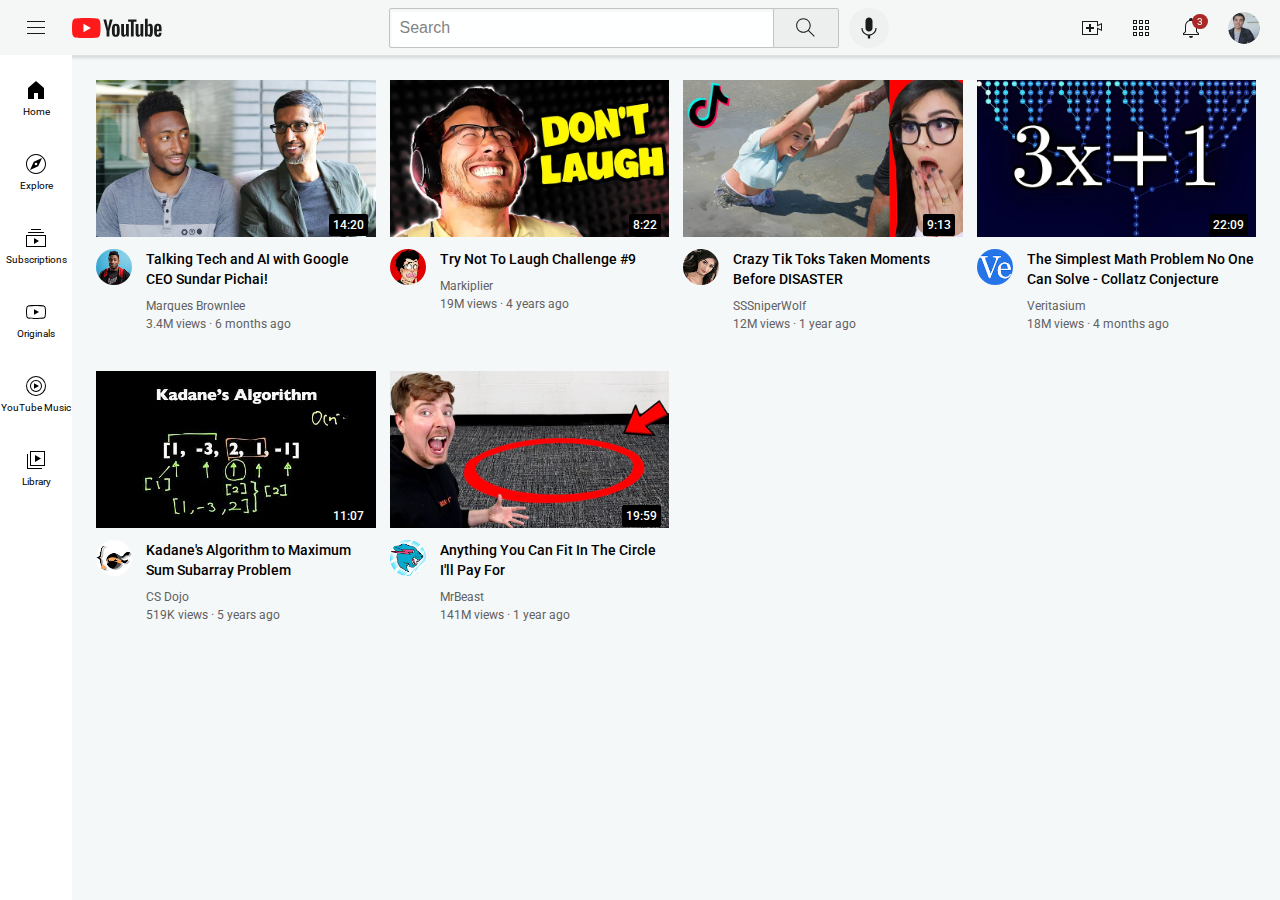
<file: index.html>
<!DOCTYPE html>
<html>

<head>
    <title> Youtube.com Clone </title>

    <link rel="preconnect" href="https://fonts.googleapis.com">
    <link rel="preconnect" href="https://fonts.gstatic.com" crossorigin>
    <link href="https://fonts.googleapis.com/css2?family=Roboto:ital,wght@0,100..900;1,100..900&display=swap"
        rel="stylesheet">

    <link rel="stylesheet" href="styles-youtube/general.css">
    <link rel="stylesheet" href="styles-youtube/header.css">
    <link rel="stylesheet" href="styles-youtube/video.css">
    <link rel="stylesheet" href="styles-youtube/sidebar.css">


</head>

<body>

    <header class="header">

        <div class="left-section">
            <img class="hamburger-menu" src="thumbnails/hamburger-menu.svg">
            <img class="youtube-logo" src="thumbnails/youtube-logo.svg">

        </div>

        <div class="middle-section">
            <input class="search-bar" type="text" placeholder="Search">

            <button class="search-button">
                <img class="search-icon" src="thumbnails/search.svg">
                <div class="tooltip"> Search </div>
            </button>

            <!--put position absolute inside position ralative-->

            <button class="voice-search-button">
                <img class="voice-search-icon" src="thumbnails/voice-search-icon.svg">
                <div class="tooltip"> Search with your voice </div>
            </button>

        </div>

        <div class="right-section">

            <div class="upload-icon-container">
                <img class="upload-icon" src="thumbnails/upload.svg">
                <div class="tooltip"> Create </div>
            </div>

            <div class="youtube-app-icon-container">
                <img class="youtube-app-icon" src="thumbnails/youtube-apps.svg">
                <div class="tooltip"> YouTube Apps</div>
            </div>

            <div class="notifications-icon-container">
                <img class="notifications-icon" src="thumbnails/notifications.svg">
                <div class="tooltip"> Notifications </div>
                <div class="notifications-count">3</div>
            </div>

            <img class="current-user-pic" src="thumbnails/my-channel.jpeg">


        </div>



    </header>


    <nav class="sidebar">

        <div class="siderbar-link">
            <img src="thumbnails/home.svg">
            <div>Home</div>
        </div>
        <div class="siderbar-link">
            <img src="thumbnails/explore.svg">
            <div>Explore</div>
        </div>

        <div class="siderbar-link">
            <img src="thumbnails/subscriptions.svg">
            <div>Subscriptions</div>
        </div>

        <div class="siderbar-link">
            <img src="thumbnails/originals.svg">
            <div>Originals</div>
        </div>

        <div class="siderbar-link">
            <img src="thumbnails/youtube-music.svg">
            <div>YouTube Music</div>
        </div>

        <div class="siderbar-link">
            <img src="thumbnails/library.svg">
            <div>Library</div>
        </div>

    </nav>


    <main>

        <section class="video-grid">

            <div class="video-preview">

                <div class="thumbnail-row">

                    <a href="https://www.youtube.com/watch?v=n2RNcPRtAiY">
                        <img class="thumbnail" src="thumbnails/thumbnail-1.webp">

                    </a>

                    <div class="video-time"> 14:20</div>
                </div>

                <div class="video-info-grid">

                    <div class="channel-picture">
                        <img class="profile-picture" src="thumbnails/channel-1.jpeg">

                        <div class="profile-tooltip">


                            <diV class="tooltip-profile-picture">
                                <img class="profile-picture" src="thumbnails/channel-1.jpeg">
                            </diV>

                            <div class="tooltip-info">
                                <p class="tooltip-name">
                                    Marques Brownlee
                                </p>
                                <p class="tooltip-subscriber">
                                    15M Subscribers

                                </p>

                            </div>

                        </div>
                    </div>
                    <div class="video-info">
                        <p class="video-title">


                            Talking Tech and AI with Google CEO Sundar Pichai!

                        </p>

                        <p class="video-author">
                            Marques Brownlee
                        </p>

                        <p class="video-stats">
                            3.4M views &#183 6 months ago
                        </p>
                    </div>

                </div>

            </div>

            <div class="video-preview">
                <div class="thumbnail-row">
                    <img class="thumbnail" src="thumbnails/thumbnail-2.webp">
                    <div class="video-time"> 8:22 </div>
                </div>

                <div class="video-info-grid">

                    <div class="channel-picture">
                        <img class="profile-picture" src="thumbnails/channel-2.jpeg">


                        <div class="profile-tooltip">


                            <diV class="tooltip-profile-picture">
                                <img class="profile-picture" src="thumbnails/channel-2.jpeg">
                            </diV>

                            <div class="tooltip-info">
                                <p class="tooltip-name">
                                    Markiplier
                                </p>
                                <p class="tooltip-subscriber">
                                    16M Subscribers

                                </p>

                            </div>

                        </div>



                    </div>
                    <div class="video-info">
                        <p class="video-title">
                            Try Not To Laugh Challenge #9
                        </p>

                        <p class="video-author">
                            Markiplier
                        </p>

                        <p class="video-stats">
                            19M views &#183 4 years ago
                        </p>
                    </div>

                </div>

            </div>

            <div class="video-preview">

                <div class="thumbnail-row">
                    <img class="thumbnail" src="thumbnails/thumbnail-3.webp">
                    <div class="video-time"> 9:13</div>
                </div>

                <div class="video-info-grid">

                    <div class="channel-picture">
                        <img class="profile-picture" src="thumbnails/channel-3.jpeg">
                        <div class="profile-tooltip"> SSSniperWolf </div>
                    </div>
                    <div class="video-info">
                        <p class="video-title">
                            Crazy Tik Toks Taken Moments Before DISASTER
                        </p>

                        <p class="video-author">
                            SSSniperWolf
                        </p>

                        <p class="video-stats">
                            12M views &#183 1 year ago
                        </p>
                    </div>

                </div>

            </div>

            <div class="video-preview">
                <div class="thumbnail-row">
                    <img class="thumbnail" src="thumbnails/thumbnail-4.webp">
                    <div class="video-time"> 22:09</div>
                </div>

                <div class="video-info-grid">

                    <div class="channel-picture">
                        <img class="profile-picture" src="thumbnails/channel-4.jpeg">
                        <div class="profile-tooltip"> Veritasium </div>
                    </div>
                    <div class="video-info">
                        <p class="video-title">

                            The Simplest Math Problem No One Can Solve - Collatz Conjecture
                        </p>

                        <p class="video-author">
                            Veritasium
                        </p>

                        <p class="video-stats">
                            18M views &#183 4 months ago
                        </p>
                    </div>

                </div>

            </div>


            <div class="video-preview">

                <div class="thumbnail-row">
                    <img class="thumbnail" src="thumbnails/thumbnail-5.webp">
                    <div class="video-time"> 11:07</div>
                </div>

                <div class="video-info-grid">

                    <div class="channel-picture">
                        <img class="profile-picture" src="thumbnails/channel-5.jpeg">
                        <div class="profile-tooltip"> CS Dojo </div>
                    </div>
                    <div class="video-info">
                        <p class="video-title">
                            Kadane's Algorithm to Maximum Sum Subarray Problem
                        </p>

                        <p class="video-author">
                            CS Dojo
                        </p>

                        <p class="video-stats">
                            519K views &#183 5 years ago
                        </p>
                    </div>

                </div>

            </div>

            <div class="video-preview">
                <div class="thumbnail-row">
                    <img class="thumbnail" src="thumbnails/thumbnail-6.webp">
                    <div class="video-time"> 19:59</div>
                </div>

                <div class="video-info-grid">

                    <div class="channel-picture">
                        <img class="profile-picture" src="thumbnails/channel-6.jpeg">
                        <div class="profile-tooltip"> MrBeast </div>
                    </div>
                    <div class="video-info">
                        <p class="video-title">

                            Anything You Can Fit In The Circle I'll Pay For
                        </p>

                        <p class="video-author">
                            MrBeast
                        </p>

                        <p class="video-stats">
                            141M views &#183 1 year ago
                        </p>
                    </div>
                </div>
            </div>
        </section>
    </main>
</body>
</html>
</file>
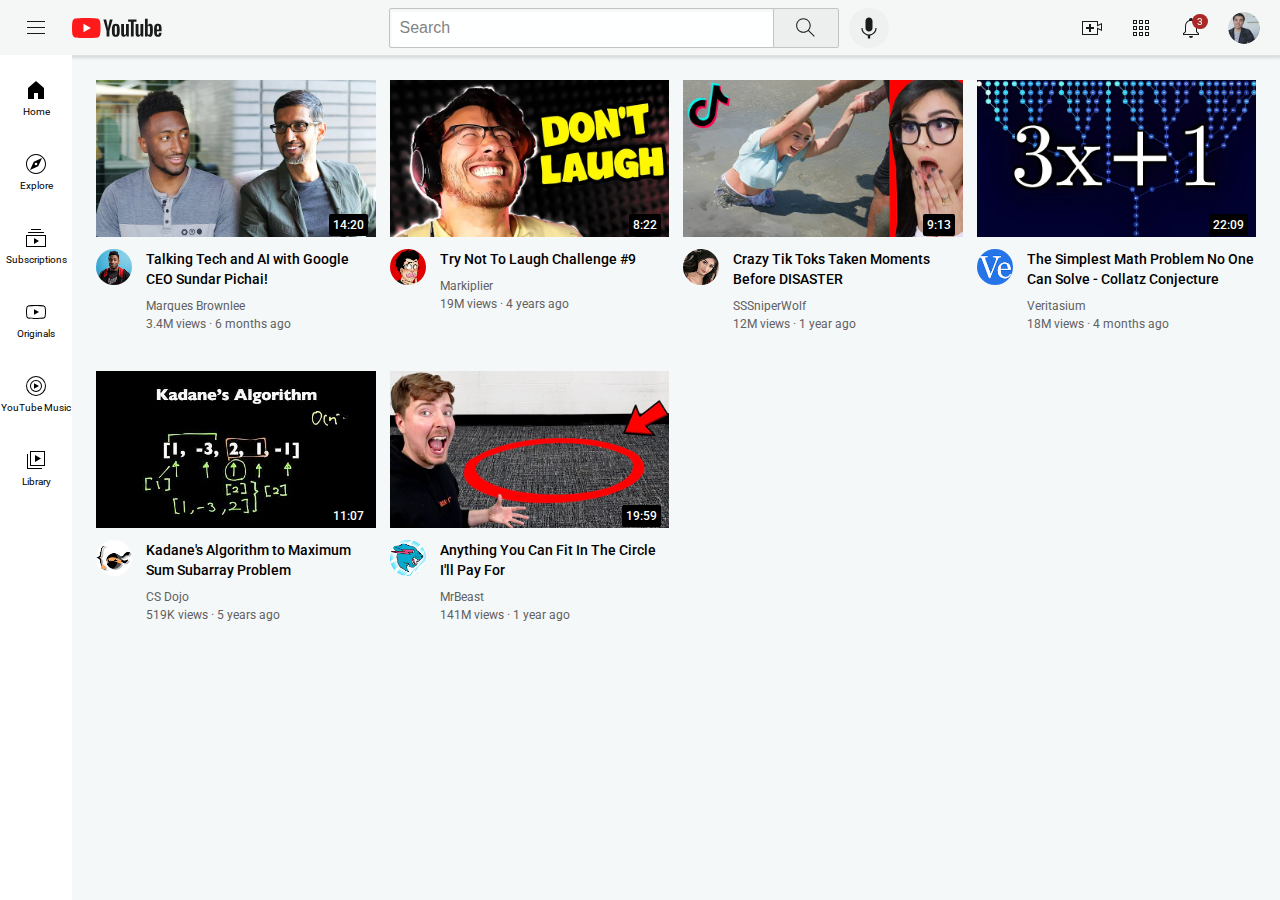
<file: youtube.html>
<!DOCTYPE html>
<html>

<head>
    <title> Youtube.com Clone </title>

    <link rel="preconnect" href="https://fonts.googleapis.com">
    <link rel="preconnect" href="https://fonts.gstatic.com" crossorigin>
    <link href="https://fonts.googleapis.com/css2?family=Roboto:ital,wght@0,100..900;1,100..900&display=swap"
        rel="stylesheet">

    <link rel="stylesheet" href="styles-youtube/general.css">
    <link rel="stylesheet" href="styles-youtube/header.css">
    <link rel="stylesheet" href="styles-youtube/video.css">
    <link rel="stylesheet" href="styles-youtube/sidebar.css">


</head>

<body>

    <header class="header">

        <div class="left-section">
            <img class="hamburger-menu" src="thumbnails/hamburger-menu.svg">
            <img class="youtube-logo" src="thumbnails/youtube-logo.svg">

        </div>

        <div class="middle-section">
            <input class="search-bar" type="text" placeholder="Search">

            <button class="search-button">
                <img class="search-icon" src="thumbnails/search.svg">
                <div class="tooltip"> Search </div>
            </button>

            <!--put position absolute inside position ralative-->

            <button class="voice-search-button">
                <img class="voice-search-icon" src="thumbnails/voice-search-icon.svg">
                <div class="tooltip"> Search with your voice </div>
            </button>

        </div>

        <div class="right-section">

            <div class="upload-icon-container">
                <img class="upload-icon" src="thumbnails/upload.svg">
                <div class="tooltip"> Create </div>
            </div>

            <div class="youtube-app-icon-container">
                <img class="youtube-app-icon" src="thumbnails/youtube-apps.svg">
                <div class="tooltip"> YouTube Apps</div>
            </div>

            <div class="notifications-icon-container">
                <img class="notifications-icon" src="thumbnails/notifications.svg">
                <div class="tooltip"> Notifications </div>
                <div class="notifications-count">3</div>
            </div>

            <img class="current-user-pic" src="thumbnails/my-channel.jpeg">


        </div>



    </header>


    <nav class="sidebar">

        <div class="siderbar-link">
            <img src="thumbnails/home.svg">
            <div>Home</div>
        </div>
        <div class="siderbar-link">
            <img src="thumbnails/explore.svg">
            <div>Explore</div>
        </div>

        <div class="siderbar-link">
            <img src="thumbnails/subscriptions.svg">
            <div>Subscriptions</div>
        </div>

        <div class="siderbar-link">
            <img src="thumbnails/originals.svg">
            <div>Originals</div>
        </div>

        <div class="siderbar-link">
            <img src="thumbnails/youtube-music.svg">
            <div>YouTube Music</div>
        </div>

        <div class="siderbar-link">
            <img src="thumbnails/library.svg">
            <div>Library</div>
        </div>

    </nav>


    <main>

        <section class="video-grid">

            <div class="video-preview">

                <div class="thumbnail-row">

                    <a href="https://www.youtube.com/watch?v=n2RNcPRtAiY">
                        <img class="thumbnail" src="thumbnails/thumbnail-1.webp">

                    </a>

                    <div class="video-time"> 14:20</div>
                </div>

                <div class="video-info-grid">

                    <div class="channel-picture">
                        <img class="profile-picture" src="thumbnails/channel-1.jpeg">

                        <div class="profile-tooltip">


                            <diV class="tooltip-profile-picture">
                                <img class="profile-picture" src="thumbnails/channel-1.jpeg">
                            </diV>

                            <div class="tooltip-info">
                                <p class="tooltip-name">
                                    Marques Brownlee
                                </p>
                                <p class="tooltip-subscriber">
                                    15M Subscribers

                                </p>

                            </div>

                        </div>
                    </div>
                    <div class="video-info">
                        <p class="video-title">


                            Talking Tech and AI with Google CEO Sundar Pichai!

                        </p>

                        <p class="video-author">
                            Marques Brownlee
                        </p>

                        <p class="video-stats">
                            3.4M views &#183 6 months ago
                        </p>
                    </div>

                </div>

            </div>

            <div class="video-preview">
                <div class="thumbnail-row">
                    <img class="thumbnail" src="thumbnails/thumbnail-2.webp">
                    <div class="video-time"> 8:22 </div>
                </div>

                <div class="video-info-grid">

                    <div class="channel-picture">
                        <img class="profile-picture" src="thumbnails/channel-2.jpeg">


                        <div class="profile-tooltip">


                            <diV class="tooltip-profile-picture">
                                <img class="profile-picture" src="thumbnails/channel-2.jpeg">
                            </diV>

                            <div class="tooltip-info">
                                <p class="tooltip-name">
                                    Markiplier
                                </p>
                                <p class="tooltip-subscriber">
                                    16M Subscribers

                                </p>

                            </div>

                        </div>



                    </div>
                    <div class="video-info">
                        <p class="video-title">
                            Try Not To Laugh Challenge #9
                        </p>

                        <p class="video-author">
                            Markiplier
                        </p>

                        <p class="video-stats">
                            19M views &#183 4 years ago
                        </p>
                    </div>

                </div>

            </div>

            <div class="video-preview">

                <div class="thumbnail-row">
                    <img class="thumbnail" src="thumbnails/thumbnail-3.webp">
                    <div class="video-time"> 9:13</div>
                </div>

                <div class="video-info-grid">

                    <div class="channel-picture">
                        <img class="profile-picture" src="thumbnails/channel-3.jpeg">
                        <div class="profile-tooltip"> SSSniperWolf </div>
                    </div>
                    <div class="video-info">
                        <p class="video-title">
                            Crazy Tik Toks Taken Moments Before DISASTER
                        </p>

                        <p class="video-author">
                            SSSniperWolf
                        </p>

                        <p class="video-stats">
                            12M views &#183 1 year ago
                        </p>
                    </div>

                </div>

            </div>

            <div class="video-preview">
                <div class="thumbnail-row">
                    <img class="thumbnail" src="thumbnails/thumbnail-4.webp">
                    <div class="video-time"> 22:09</div>
                </div>

                <div class="video-info-grid">

                    <div class="channel-picture">
                        <img class="profile-picture" src="thumbnails/channel-4.jpeg">
                        <div class="profile-tooltip"> Veritasium </div>
                    </div>
                    <div class="video-info">
                        <p class="video-title">

                            The Simplest Math Problem No One Can Solve - Collatz Conjecture
                        </p>

                        <p class="video-author">
                            Veritasium
                        </p>

                        <p class="video-stats">
                            18M views &#183 4 months ago
                        </p>
                    </div>

                </div>

            </div>


            <div class="video-preview">

                <div class="thumbnail-row">
                    <img class="thumbnail" src="thumbnails/thumbnail-5.webp">
                    <div class="video-time"> 11:07</div>
                </div>

                <div class="video-info-grid">

                    <div class="channel-picture">
                        <img class="profile-picture" src="thumbnails/channel-5.jpeg">
                        <div class="profile-tooltip"> CS Dojo </div>
                    </div>
                    <div class="video-info">
                        <p class="video-title">
                            Kadane's Algorithm to Maximum Sum Subarray Problem
                        </p>

                        <p class="video-author">
                            CS Dojo
                        </p>

                        <p class="video-stats">
                            519K views &#183 5 years ago
                        </p>
                    </div>

                </div>

            </div>

            <div class="video-preview">
                <div class="thumbnail-row">
                    <img class="thumbnail" src="thumbnails/thumbnail-6.webp">
                    <div class="video-time"> 19:59</div>
                </div>

                <div class="video-info-grid">

                    <div class="channel-picture">
                        <img class="profile-picture" src="thumbnails/channel-6.jpeg">
                        <div class="profile-tooltip"> MrBeast </div>
                    </div>
                    <div class="video-info">
                        <p class="video-title">

                            Anything You Can Fit In The Circle I'll Pay For
                        </p>

                        <p class="video-author">
                            MrBeast
                        </p>

                        <p class="video-stats">
                            141M views &#183 1 year ago
                        </p>
                    </div>
                </div>
            </div>
        </section>
    </main>
</body>
</html>
</file>
<file: styles-youtube/general.css>
p {
   
    margin-top: 0;
    margin-bottom: 0;
}

body{
    /* This style below will be inherited */
    
font-family: Roboto, Arial;
   margin:0;
   padding-top: 80px;
   padding-left:  96px;
   padding-right: 24px;
   background-color: rgb(245, 248, 249);
}
</file>
<file: styles-youtube/header.css>
.header {
    height: 55px;
    display: flex;
    flex-direction: row;
    justify-content: space-between;

    position: fixed;
    top: 0px;
    left: 0px;
    right: 0px;
    z-index: 100;

    background-color: whitesmoke;
    opacity: 0.9;
    border-bottom-width: 1px;
    border-bottom-style: solid;
    border-bottom-color: rgb(223, 221, 221);

    box-shadow: 1px 2px 3px rgba(0, 0, 0, 0.15);


}

.left-section {

    display: flex;
    align-items: center;

}

.hamburger-menu {
    height: 24px;
    margin-left: 24px;
    margin-right: 24px;


}

.youtube-logo {
    height: 20px;
}

.middle-section {

    flex: 1;
    margin-left: 70px;
    margin-right: 35px;
    max-width: 500px;
    display: flex;
    align-items: center;
}

.search-bar {
    flex: 1;
    height: 36px;
    padding-left: 10px;
    font-size: 16px;
    border-width: 1px;
    border-style: solid;
    border-color: rgb(191, 189, 189);
    border-radius: 2px;

    box-shadow: inset 1px 2px 3px rgba(0, 0, 0, 0.05);
    width: 0;

}

.search-bar::placeholder {
   
    font-size: 16px;
}

.search-button {

    height: 40px;
    width: 66px;
    background-color: rgb(237, 237, 237);
  
    border: 1px solid rgb(191, 189, 189);
    border-radius: 2px;
    margin-left: -2px;
    margin-right: 10px;


   
}

.search-button,
.voice-search-button,
.upload-icon-container,
.youtube-app-icon-container,
.notifications-icon-container {
display: flex;
justify-content: center;
align-items:center;
    position: relative;
}



.search-button .tooltip,
.voice-search-button .tooltip,
.upload-icon-container .tooltip,
.youtube-app-icon-container .tooltip,
.notifications-icon-container .tooltip {
    font-family: roboto,arial;
position: absolute;
background-color: gray;
color: white;
padding-top: 4px;
padding-bottom: 4px;
padding-left: 8px;
padding-right: 8px;
border-radius: 2px;
font-size: 12px;
bottom: -30px;
opacity: 0;
transition: opacity 0.15s;
pointer-events: none;
white-space: nowrap;

}

.search-button:hover .tooltip,
.voice-search-button:hover .tooltip,
.upload-icon-container:hover .tooltip,
.youtube-app-icon-container:hover .tooltip,
.notifications-icon-container:hover .tooltip {
    opacity: 1;
}


.search-icon {
    height: 25px;
   

}

.voice-search-button {
    height: 40px;
    width: 40px;
    border-radius: 20px;
    border: none;
}

.voice-search-icon {
    height: 24;
   
}

.right-section {

    width: 180px;
    margin-right: 20px;
    display: flex;
    align-items: center;
    justify-content: space-between;
    flex-shrink: 0;
}


.upload-icon {
    height: 24px;
}

.youtube-app-icon {
    height: 24px;

}

.notifications-icon {
    height: 24px;

}

.notifications-icon-container {
    position: relative;
}

.notifications-count {
    position: absolute;
    top: -2px;
    right: -5px;
    background-color: rgb(161, 17, 17);
    color: white;
    font-family: roboto, Arial;
    font-size: 10px;
    padding-left: 5px;
    padding-right: 5px;
    padding-bottom: 2px;
    padding-top: 2px;
    border-radius: 10px;



}

.current-user-pic {
    height: 32px;
    border-radius: 16px;
}
</file>
<file: styles-youtube/video.css>
.thumbnail {
    width: 100%;

}



.video-title {
    margin-top: 0;
    font-size: 14px;
    font-weight: 500;
    line-height: 20px;
    margin-bottom: 10px;

}



.video-info-grid {
    display: grid;
    grid-template-columns: 50px 1fr;

}



.profile-picture {
    width: 36px;
    border-radius: 25px;

}


.channel-picture {
    display: flex;
    justify-content: flex-start;
    align-items: baseline;
    position: relative;
    z-index: 200;
}

.channel-picture .profile-tooltip {
    display: flex;
    column-gap: 8px;
    font-family: roboto, arial;
    position: absolute;
    background-color: white;
    box-shadow: 0px 0px 10px rgba(0, 0, 0, 0.25);

    color: black;
    padding-top: 12px;
    padding-bottom: 12px;
    padding-left: 12px;
    padding-right: 12px;
    border-radius: 5px;
    font-size: 12px;
    margin-top: 45px;
    opacity: 0;
    transition: opacity 0.15s;
    pointer-events: none;
    white-space: nowrap;

}



.tooltip-name {
   
    font-size: 14px;
    font-weight: 700;
    margin-bottom: 2px;
}

.tooltip-subscriber {
  
    font-size: 12px;

}

.channel-picture:hover .profile-tooltip {
    opacity: 1;
}

.thumbnail-row {
    margin-bottom: 8px;
    position: relative;

}

.video-author,
.video-stats {
    font-size: 12px;
    color: rgb(96, 96, 96);

}

.video-author {
    margin-bottom: 4px;
}

.video-grid {
   
    display: grid;
    grid-template-columns: 1fr 1fr 1fr;
    column-gap: 14px;
    row-gap: 40px;

    
}


@media (max-width: 750px) {
    .video-grid {
        grid-template-columns: 1fr 1fr;
    }
}

@media (min-width:751px) and (max-width:999px)
{
    .video-grid {
        grid-template-columns: 1fr 1fr 1fr;
    }
}


@media (min-width: 1000px) {
    .video-grid {
        grid-template-columns: 1fr 1fr 1fr 1fr;
    }

}
  

.video-time {
    
    font-size: 12px;
    font-weight: 500;
    padding: 4px;
    border-radius: 2px;
    background-color: black;
    color: white;
    position: absolute;
    right: 8px;
    bottom: 5px;
}
</file>
<file: styles-youtube/sidebar.css>
.sidebar{
    position: fixed;
    left: 0;
    bottom: 0;
    top: 55px;
    background-color:white;
    width:72px;
    z-index: 200;
    padding-top: 5px;

}

.siderbar-link {
    height: 74px;
display: flex;
justify-content:center;
align-items:center;
flex-direction: column;
cursor: pointer;
    
}
.siderbar-link:hover{
    background-color: rgb(239, 236, 236);
}

.siderbar-link img{
    height:24px;
    margin-bottom: 4px;
}
.siderbar-link div{
    
    font-size: 10px;
}
</file>
